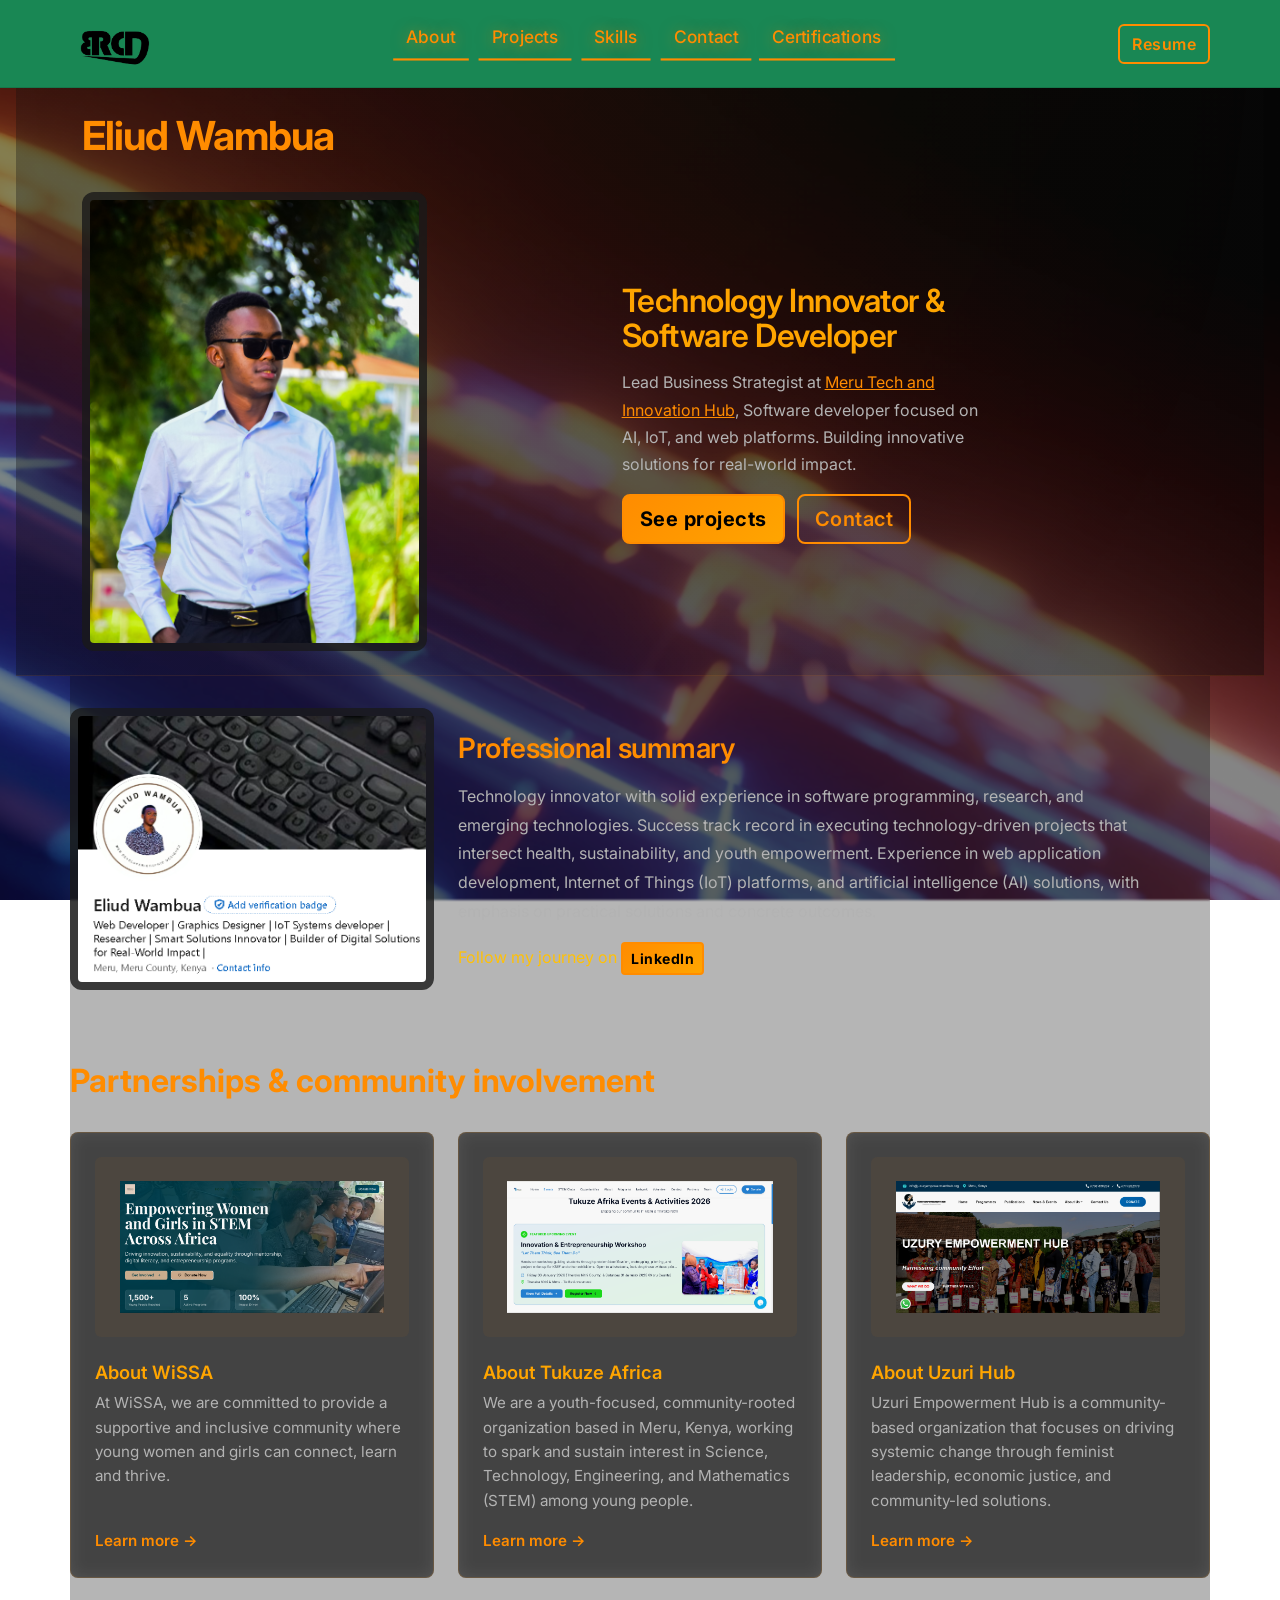
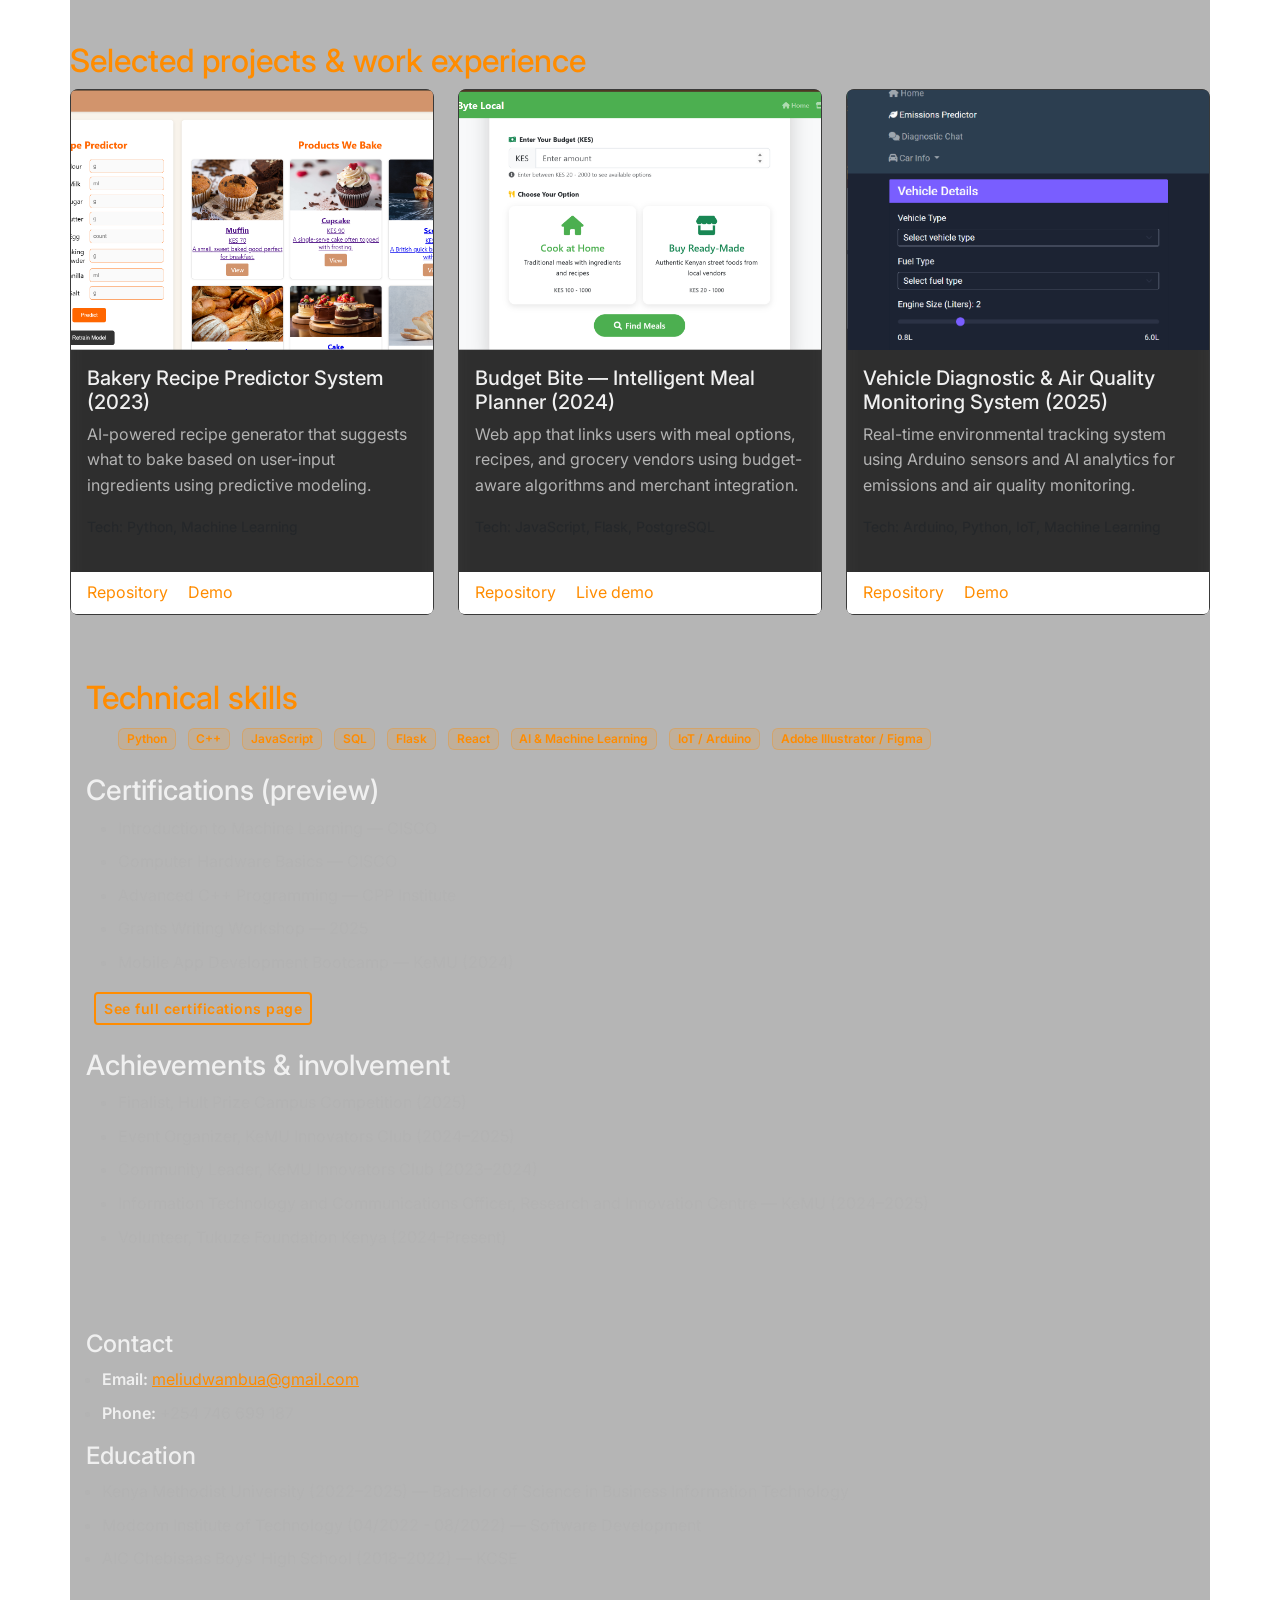
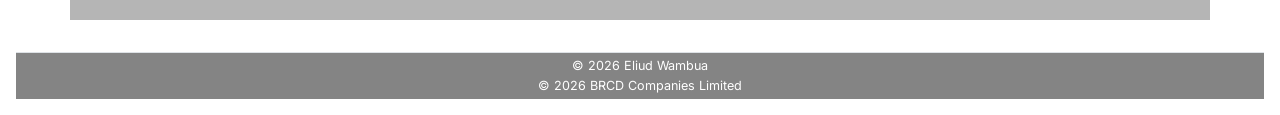
<file: index.html>
<!DOCTYPE html>
<html lang="en">
<head>
  <meta charset="UTF-8">
  <meta name="viewport" content="width=device-width, initial-scale=1.0">
  <meta name="description" content="Portfolio of Eliud Wambua — software developer, AI &amp; IoT enthusiast based in Nairobi, Kenya">
  <title>Eliud Wambua — Technology Innovator</title>
  <!-- Resource hints for faster CDN & font loading -->
  <link rel="preconnect" href="https://fonts.googleapis.com">
  <link rel="preconnect" href="https://fonts.gstatic.com" crossorigin>
  <link rel="preconnect" href="https://cdn.jsdelivr.net">
  <link href="https://fonts.googleapis.com/css2?family=Inter:wght@300;400;600;700&display=swap" rel="stylesheet">
  <link href="https://cdn.jsdelivr.net/npm/bootstrap@5.3.2/dist/css/bootstrap.min.css" rel="stylesheet">
  <link rel="stylesheet" href="styles.min.css">
</head>
<body>

  <header class="site-header">
    <div class="container nav-container">
      <a class="brand desktop-brand" href="index.html">
        <img src="assets/logo-removebg-preview.png" alt="Eliud Wambua logo" class="header-logo">
      </a>


      <nav id="primary-nav" class="primary-nav" aria-label="Main navigation">
        <ul>
          <li class="mobile-logo"><a href="#"><img src="assets/logo-removebg-preview.png" alt="Logo" class="header-logo"></a></li>
          <li class="about-item"><a href="#about">About</a></li>
          <li><a href="#projects">Projects</a></li>
          <li><a href="#skills">Skills</a></li>
          <li><a href="#contact">Contact</a></li>
          <li><a href="certifications.html">Certifications</a></li>
        </ul>
      </nav>

      <a class="btn resume desktop-resume" href="assets/resume.pdf" download>Resume</a>
    </div>
  </header>

  <main>
    <section class="hero">
      <div class="container">
        <h1>Eliud Wambua</h1>

        <div class="row gy-4">
          <div class="col-md-4">
            <div class="headshot-card">
              <img src="assets/headshot.jpg" alt="Eliud headshot" class="headshot-img">
            </div>
          </div>

          <div class="col-md-8">
            <h2 class="display-6">Technology Innovator &amp; Software Developer</h2>

            <p>Lead Business Strategist at <a href="https://merutechhub.co.ke/">Meru Tech and Innovation Hub</a>, Software developer focused on AI, IoT, and web platforms. Building innovative solutions for real-world impact.</p>

            <p>
              <a href="#projects" class="btn btn-primary btn-lg me-2">See projects</a>
              <a href="#contact" class="btn btn-outline-primary btn-lg">Contact</a>
            </p>
          </div>
        </div>
      </div>
    </section>

    <section id="about" class="about container">
      <div class="row gy-4">
        <div class="col-md-4">
          <div class="headshot-card mx-auto">
            <img src="assets/linkedin.png" alt="Eliud Wambua headshot" class="headshot-img">
          </div>
        </div>

        <div class="col-md-8">
          <h3>Professional summary</h3>
          <p>Technology innovator with solid experience in software programming, research, and emerging technologies. Success track record in executing technology-driven projects that intersect health, sustainability, and youth empowerment. Experience in web application development, Internet of Things (IoT) platforms, and artificial intelligence (AI) solutions, with emphasis on practical solutions and concrete outcomes.</p>
            <p class="mt-3 text-warning medium">Follow my journey on  <a href="https://www.linkedin.com/in/eliud-wambua-3421b9317" class="btn btn-primary btn-sm" target="_blank" rel="noopener noreferrer">LinkedIn</a></p>
            
        </div>
      </div>
    </section>

    <section id="partners" class="partners container">
      <h2>Partnerships &amp; community involvement</h2>
      <div class="row gy-4">
        <div class="col-md-6 col-lg-4">
          <div class="partner-card">
            <div class="partner-logo">
              <a href="https://wissafrica.org/" target="_blank" rel="noopener noreferrer" title="Wissa Kenya">
                <img src="assets/partners/wissa.png" alt="Wissa Kenya" class="img-fluid">
              </a>
            </div>
            <h3>About WiSSA</h3>
            <p>At WiSSA, we are committed to provide a supportive and inclusive community where young women and girls can connect, learn and thrive.</p>
            <a href="https://wissafrica.org/" class="partner-link" target="_blank" rel="noopener noreferrer">Learn more →</a>
          </div>
        </div>

        <div class="col-md-6 col-lg-4">
          <div class="partner-card">
            <div class="partner-logo">
              <a href="https://tukuzeafrika.org/" target="_blank" rel="noopener noreferrer" title="Tukuze Africa">
                <img src="assets/partners/tukuzeafrica.png" alt="Tukuze Africa" class="img-fluid">
              </a>
            </div>
            <h3>About Tukuze Africa</h3>
            <p>We are a youth-focused, community-rooted organization based in Meru, Kenya, working to spark and sustain interest in Science, Technology, Engineering, and Mathematics (STEM) among young people.</p>
            <a href="https://tukuzeafrika.org/" class="partner-link" target="_blank" rel="noopener noreferrer">Learn more →</a>
          </div>
        </div>

        <div class="col-md-6 col-lg-4">
          <div class="partner-card">
            <div class="partner-logo">
              <a href="https://uzuryempowermenthub.org/" target="_blank" rel="noopener noreferrer" title="Uzuri Hub">
                <img src="assets/partners/uzurihub.png" alt="Uzuri Hub" class="img-fluid">
              </a>
            </div>
            <h3>About Uzuri Hub</h3>
            <p>Uzuri Empowerment Hub is a community-based organization that focuses on driving systemic change through feminist leadership, economic justice, and community-led solutions.</p>
            <a href="https://uzuryempowermenthub.org/" class="partner-link" target="_blank" rel="noopener noreferrer">Learn more →</a>
          </div>
        </div>
      </div>
    </section>

    <section id="projects" class="projects container">
      <h2>Selected projects &amp; work experience</h2>
      <div class="row g-4">
        <div class="col-md-6 col-lg-4">
          <div class="card h-100">
            <img src="assets/projects/backery.png" class="card-img-top" alt="Bakery Recipe Predictor">
            <div class="card-body d-flex flex-column">
              <h5 class="card-title">Bakery Recipe Predictor System (2023)</h5>
              <p class="card-text">AI-powered recipe generator that suggests what to bake based on user-input ingredients using predictive modeling.</p>
              <p class="mt-auto"><small class="text-muted">Tech: Python, Machine Learning</small></p>
            </div>
            <div class="card-footer bg-white border-0">
              <a href="#" class="card-link">Repository</a>
              <a href="#" class="card-link">Demo</a>
            </div>
          </div>
        </div>

        <div class="col-md-6 col-lg-4">
          <div class="card h-100">
            <img src="assets/projects/budgetbyte.png" class="card-img-top" alt="Budget Bite">
            <div class="card-body d-flex flex-column">
              <h5 class="card-title">Budget Bite — Intelligent Meal Planner (2024)</h5>
              <p class="card-text">Web app that links users with meal options, recipes, and grocery vendors using budget-aware algorithms and merchant integration.</p>
              <p class="mt-auto"><small class="text-muted">Tech: JavaScript, Flask, PostgreSQL</small></p>
            </div>
            <div class="card-footer bg-white border-0">
              <a href="#" class="card-link">Repository</a>
              <a href="#" class="card-link">Live demo</a>
            </div>
          </div>
        </div>

        <div class="col-md-6 col-lg-4">
          <div class="card h-100">
            <img src="assets/events/image.png" class="card-img-top" alt="Vehicle Diagnostic">
            <div class="card-body d-flex flex-column">
              <h5 class="card-title">Vehicle Diagnostic &amp; Air Quality Monitoring System (2025)</h5>
              <p class="card-text">Real-time environmental tracking system using Arduino sensors and AI analytics for emissions and air quality monitoring.</p>
              <p class="mt-auto"><small class="text-muted">Tech: Arduino, Python, IoT, Machine Learning</small></p>
            </div>
            <div class="card-footer bg-white border-0">
              <a href="#" class="card-link">Repository</a>
              <a href="#" class="card-link">Demo</a>
            </div>
          </div>
        </div>
      </div>
    </section>

    <section id="skills" class="skills container">
      <h2 class="ps-3">Technical skills</h2>
      <div class="mb-3 ps-5">
        <span class="badge me-2 mb-2">Python</span>
        <span class="badge me-2 mb-2">C++</span>
        <span class="badge me-2 mb-2">JavaScript</span>
        <span class="badge me-2 mb-2">SQL</span>
        <span class="badge me-2 mb-2">Flask</span>
        <span class="badge me-2 mb-2">React</span>
        <span class="badge me-2 mb-2">AI &amp; Machine Learning</span>
        <span class="badge me-2 mb-2">IoT / Arduino</span>
        <span class="badge me-2 mb-2">Adobe Illustrator / Figma</span>
      </div>

      <div id="certifications-preview" class="mb-4">
        <h3 class="ps-3">Certifications (preview)</h3>
        <ul class="ps-5">
          <li>Introduction to Machine Learning — CISCO</li>
          <li>Computer Hardware Basics — CISCO</li>
          <li>Advanced C++ Programming — CPP Institute</li>
          <li>Grants Writing Workshop — 2025</li>
          <li>Mobile App Development Bootcamp — KeMU (2024)</li>
        </ul>
        <p class="ps-4"><a href="certifications.html" class="btn btn-sm btn-outline-primary">See full certifications page</a></p>
      </div>

      <div class="achievements ps-3">
        <h3>Achievements &amp; involvement</h3>
        <ul>
          <li>Finalist, Hult Prize Campus Competition (2025)</li>
          <li>Event Organizer, KeMU Innovators Club (2024–2025)</li>
          <li>Community Leader, KeMU Innovators Club (2023–2024)</li>
          <li>Information Technology and Communications Officer, Research and Innovation Centre — KeMU (2024–2025)</li>
          <li>Volunteer, Tukuze Foundation Kenya (2024–Present)</li>
        </ul>
      </div>
    </section>

    <section class="contact container" id="contact">
     <h4 class="ps-3">Contact</h4>
          <ul>
            <li><strong>Email:</strong> <a href="mailto:meliudwambua@gmail.com">meliudwambua@gmail.com</a></li>
            <li><strong>Phone:</strong> +254 746 699 187</li>
          </ul>

          <h4 class="ps-3">Education</h4>
          <ul>
            <li>Kenya Methodist University (2022–2025) — Bachelor of Science in Business Information Technology</li>
            <li>Modcom Institute of Technology (04/2022 - 08/2022) — Software Development</li>
            <li>AIC Chebisaas Boys' High School (2018–2022) — KCSE</li>
          </ul>
  </main>

  <footer class="site-footer border-top">
    <div class="container text-center">
      <p class="text-white small mb-0">&copy; <span id="year"></span> Eliud Wambua</p>
      <p class="text-white small mb-0">&copy; <span id="year2"></span> BRCD Companies Limited</p>
    </div>
  </footer>

  <script src="https://cdn.jsdelivr.net/npm/bootstrap@5.3.2/dist/js/bootstrap.bundle.min.js"></script>
  <script src="script.min.js"></script>
</body>
</html>
</file>
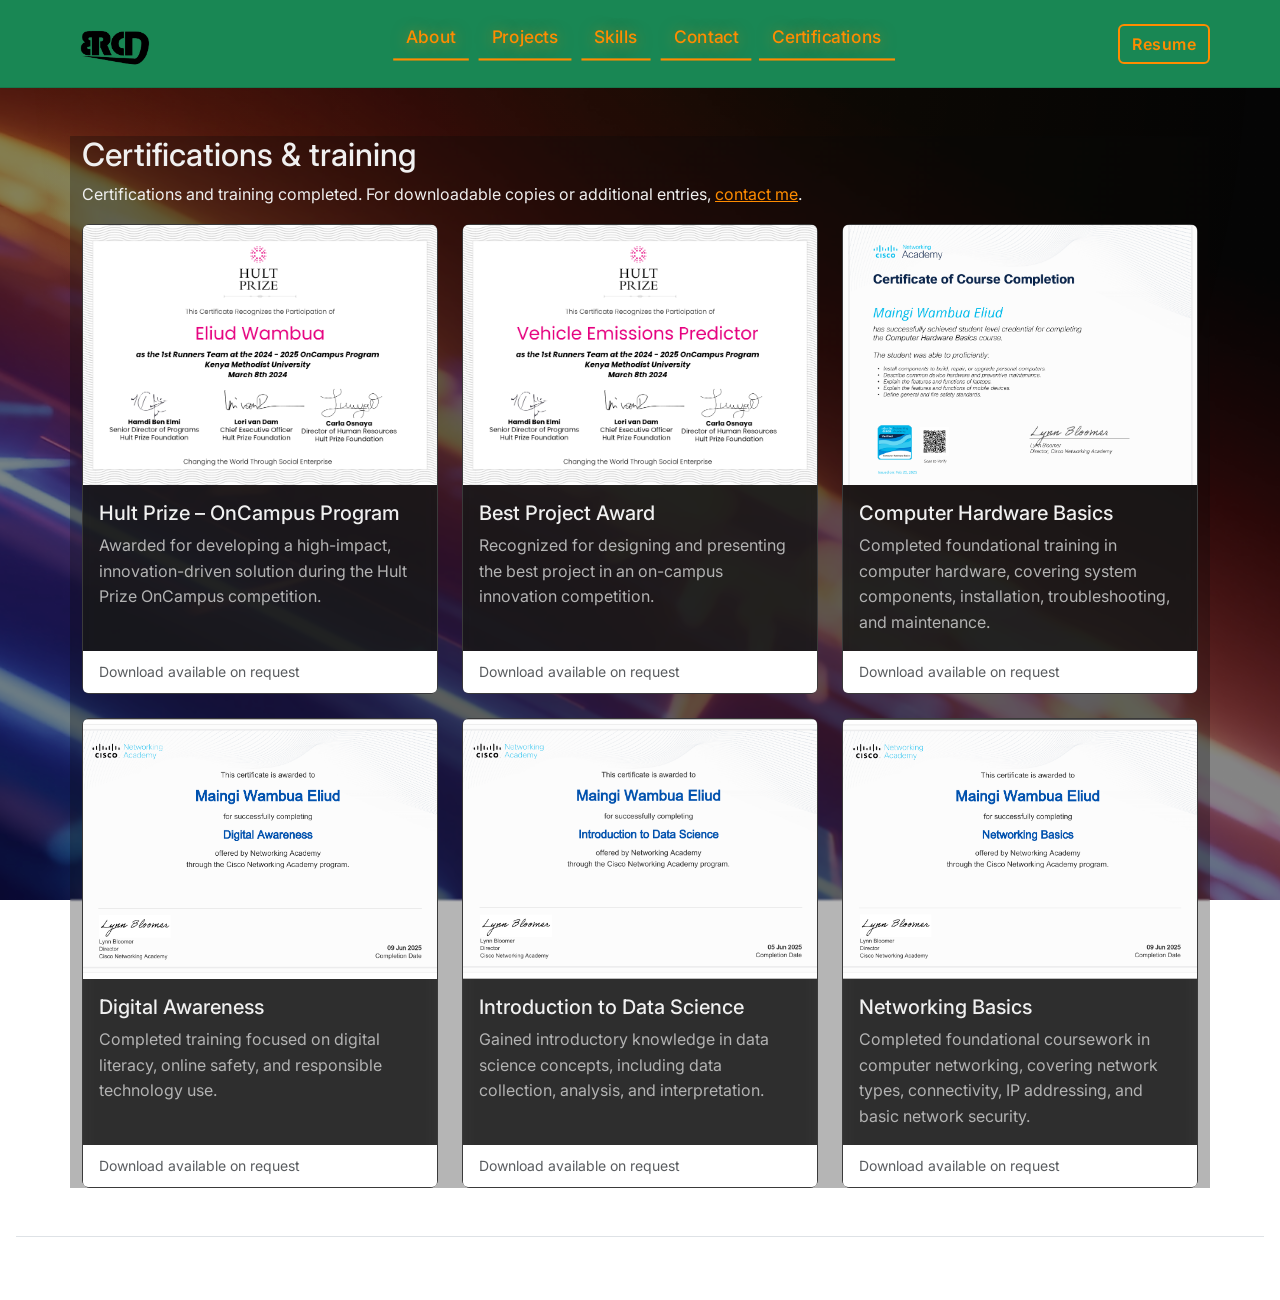
<file: certifications.html>
<!DOCTYPE html>
<html lang="en">
<head>
  <meta charset="UTF-8">
  <meta name="viewport" content="width=device-width, initial-scale=1.0">
  <meta name="description" content="Certifications and professional training of Eliud Wambua — technology innovator in Nairobi, Kenya">
  <title>Certifications — Eliud Wambua</title>
  <!-- Resource hints for faster CDN & font loading -->
  <link rel="preconnect" href="https://fonts.googleapis.com">
  <link rel="preconnect" href="https://fonts.gstatic.com" crossorigin>
  <link rel="preconnect" href="https://cdn.jsdelivr.net">
  <link href="https://fonts.googleapis.com/css2?family=Inter:wght@300;400;600;700&display=swap" rel="stylesheet">
  <link href="https://cdn.jsdelivr.net/npm/bootstrap@5.3.2/dist/css/bootstrap.min.css" rel="stylesheet">
  <link rel="stylesheet" href="styles.min.css">
</head>
<body>
  <header class="site-header">
    <div class="container nav-container">
      <a class="brand desktop-brand" href="index.html">
        <img src="assets/logo-removebg-preview.png" alt="Eliud Wambua logo" class="header-logo">
      </a>


      <nav id="primary-nav" class="primary-nav" aria-label="Main navigation">
        <ul>
          <li class="mobile-logo"><a href="index.html"><img src="assets/logo-removebg-preview.png" alt="Logo" class="header-logo"></a></li>
          <li class="about-item"><a href="index.html#about">About</a></li>
          <li><a href="index.html#projects">Projects</a></li>
          <li><a href="index.html#skills">Skills</a></li>
          <li><a href="index.html#contact">Contact</a></li>
          <li><a class="active" href="certifications.html">Certifications</a></li>
        </ul>
      </nav>

      <a class="btn resume desktop-resume" href="assets/resume.pdf" download>Resume</a>
    </div>
  </header>

  <main>
    <section class="container my-5">
      <h2>Certifications &amp; training</h2>
      <p>Certifications and training completed. For downloadable copies or additional entries, <a href="mailto:meliudwambua@gmail.com">contact me</a>.</p>

      <div class="row g-4">
        <div class="col-md-6 col-lg-4">
          <div class="card h-100">
            <img src="assets/certificates/hult1.png" class="card-img-top" alt="Hult Prize OnCampus Program">
            <div class="card-body d-flex flex-column">
              <h5 class="card-title">Hult Prize – OnCampus Program</h5>
              <p class="card-text">Awarded for developing a high-impact, innovation-driven solution during the Hult Prize OnCampus competition.</p>
            </div>
            <div class="card-footer bg-white border-0">
              <small class="text-muted">Download available on request</small>
            </div>
          </div>
        </div>

        <div class="col-md-6 col-lg-4">
          <div class="card h-100">
            <img src="assets/certificates/hultg.png" class="card-img-top" alt="Best Project Award">
            <div class="card-body d-flex flex-column">
              <h5 class="card-title">Best Project Award</h5>
              <p class="card-text">Recognized for designing and presenting the best project in an on-campus innovation competition.</p>
            </div>
            <div class="card-footer bg-white border-0">
              <small class="text-muted">Download available on request</small>
            </div>
          </div>
        </div>

        <div class="col-md-6 col-lg-4">
          <div class="card h-100">
            <img src="assets/certificates/ciscoH.png" class="card-img-top" alt="Computer Hardware Basics — CISCO">
            <div class="card-body d-flex flex-column">
              <h5 class="card-title">Computer Hardware Basics</h5>
              <p class="card-text">Completed foundational training in computer hardware, covering system components, installation, troubleshooting, and maintenance.</p>
            </div>
            <div class="card-footer bg-white border-0">
              <small class="text-muted">Download available on request</small>
            </div>
          </div>
        </div>

        <div class="col-md-6 col-lg-4">
          <div class="card h-100">
            <img src="assets/certificates/ciscoDA.png" class="card-img-top" alt="Digital Awareness — CISCO">
            <div class="card-body d-flex flex-column">
              <h5 class="card-title">Digital Awareness</h5>
              <p class="card-text">Completed training focused on digital literacy, online safety, and responsible technology use.</p>
            </div>
            <div class="card-footer bg-white border-0">
              <small class="text-muted">Download available on request</small>
            </div>
          </div>
        </div>

        <div class="col-md-6 col-lg-4">
          <div class="card h-100">
            <img src="assets/certificates/cisco_ds.png" class="card-img-top" alt="Introduction to Data Science — CISCO">
            <div class="card-body d-flex flex-column">
              <h5 class="card-title">Introduction to Data Science</h5>
              <p class="card-text">Gained introductory knowledge in data science concepts, including data collection, analysis, and interpretation.</p>
            </div>
            <div class="card-footer bg-white border-0">
              <small class="text-muted">Download available on request</small>
            </div>
          </div>
        </div>

        <div class="col-md-6 col-lg-4">
          <div class="card h-100">
            <img src="assets/certificates/CISCOnb.png" class="card-img-top" alt="Networking Basics — CISCO">
            <div class="card-body d-flex flex-column">
              <h5 class="card-title">Networking Basics</h5>
              <p class="card-text">Completed foundational coursework in computer networking, covering network types, connectivity, IP addressing, and basic network security.</p>
            </div>
            <div class="card-footer bg-white border-0">
              <small class="text-muted">Download available on request</small>
            </div>
          </div>
        </div>
      </div>
    </section>
  </main>

  <footer class="site-footer bg-transparent border-top mt-5">
    <div class="container text-center">
      <p class="text-white small mb-0">&copy; <span id="year"></span> Eliud Wambua</p>
      <p class="text-white small mb-0">&copy; <span id="year2"></span> BRCD Companies Limited</p>
    </div>
  </footer>

  <script src="https://cdn.jsdelivr.net/npm/bootstrap@5.3.2/dist/js/bootstrap.bundle.min.js"></script>
  <script src="script.min.js"></script>
</body>
</html>
</file>
<file: styles.min.css>
﻿:root{--bg:#1a1a1a;--bg-secondary:#2a2a2a;--text:#f0f0f0;--text-muted:#b3b3b3;--border:#3a3a3a;--header-height:88px;--accent:#ff8c00;--accent-light:#ffa500;--radius:8px;--spacing-xs:0.25rem;--spacing-sm:0.5rem;--spacing-md:1rem;--spacing-lg:1.5rem;--spacing-xl:2rem}*{box-sizing:border-box}body{font-family:Inter,"Segoe UI",system-ui,Arial,sans-serif;margin:0;background:url('assets/videos/abg1.png') center/cover fixed no-repeat;color:var(--text);line-height:1.6;padding:var(--header-height) var(--spacing-md) var(--spacing-md) var(--spacing-md);scroll-behavior:smooth;position:relative;overflow-x:hidden}body::before{content:"";position:fixed;inset:0;background:linear-gradient(rgba(10,10,10,0.5),rgba(10,10,10,0.5));z-index:-1;pointer-events:none}body::after{content:"";position:fixed;inset:0;background:radial-gradient(ellipse at top,rgba(255,140,0,0.05) 0%,transparent 70%);z-index:-1;pointer-events:none}main{position:relative;z-index:1}section{background:rgba(10,10,10,0.3);backdrop-filter:blur(1px);transition:opacity 0.4s ease,background-color 0.3s ease}section.hero{background:linear-gradient(120deg,rgba(26,26,26,0.2) 0%,rgba(10,10,10,0.3) 100%),linear-gradient(rgba(0,0,0,0.15),rgba(0,0,0,0.15));padding:1.5rem 0;border-bottom:1px solid rgba(255,140,0,0.1)}.hero h1{color:var(--accent);font-size:clamp(1.5rem,4vw,2.5rem);letter-spacing:-1px;margin-bottom:var(--spacing-xl);font-weight:700}.hero h2,.hero .display-6{color:var(--accent-light);margin-top:0;font-weight:600;letter-spacing:-0.5px}.hero .row{display:grid;grid-template-columns:1fr 1.2fr;gap:var(--spacing-xl);align-items:center}.hero .col-md-4{display:flex;align-items:center;justify-content:center;height:100%}.hero .col-md-8{padding-left:var(--spacing-md)}.hero .display-6{font-size:clamp(1.25rem,2.6vw,2rem);line-height:1.1;margin:0 0 var(--spacing-md) 0}.hero p{color:var(--text-muted);margin-bottom:var(--spacing-md);line-height:1.7}.btn{transition:all 0.3s cubic-bezier(0.34,1.56,0.64,1);position:relative;z-index:0;font-weight:600;letter-spacing:0.5px;border:2px solid transparent}.btn::before{content:"";position:absolute;inset:0;border-radius:inherit;background:radial-gradient(circle at 30% 30%,rgba(255,140,0,0.15) 0%,rgba(255,140,0,0) 80%);opacity:0;transition:opacity 0.3s ease;z-index:-1}.btn::after{content:"";position:absolute;inset:0;border-radius:inherit;box-shadow:0 0 0 rgba(255,140,0,0);transition:box-shadow 0.3s cubic-bezier(0.34,1.56,0.64,1);z-index:-1}.btn:hover::before,.btn:focus::before{opacity:1}.btn:hover::after,.btn:focus::after{box-shadow:0 12px 40px rgba(255,140,0,0.2),0 4px 20px rgba(255,140,0,0.12),inset 0 0 20px rgba(255,140,0,0.05)}.btn:hover,.btn:focus{transform:translateY(-3px);color:#fff}.btn-primary{background:linear-gradient(135deg,var(--accent) 0%,var(--accent-light) 100%);border-color:var(--accent);color:#000;font-weight:700}.btn-primary:hover,.btn-primary:focus{background:linear-gradient(135deg,var(--accent-light) 0%,var(--accent) 100%);color:#000;box-shadow:0 15px 50px rgba(255,140,0,0.3)}.btn-outline-primary{border:2px solid var(--accent);color:var(--accent);background:transparent}.btn-outline-primary:hover,.btn-outline-primary:focus{background:rgba(255,140,0,0.1);border-color:var(--accent-light);color:var(--accent-light);box-shadow:0 12px 40px rgba(255,140,0,0.15)}.card{border-radius:var(--radius);background:rgba(26,26,26,0.8);backdrop-filter:blur(8px);border:1px solid var(--border);color:var(--text);transition:all 0.3s ease}.card:hover{border-color:rgba(255,140,0,0.3);box-shadow:0 8px 24px rgba(255,140,0,0.08)}.card-img-top{object-fit:cover;height:200px;transition:filter 0.4s ease}.card-title{color:var(--text)}.card-text{color:var(--text-muted)}.card-link{color:var(--accent);text-decoration:none}.headshot-card{background:transparent;padding:0;overflow:visible;display:inline-block;max-width:100%;border:none;transition:transform 0.18s ease}.hero .headshot-card{width:100%}.headshot-card:focus-within{outline:2px solid rgba(255,140,0,0.3);outline-offset:3px}.headshot-card:hover,.headshot-card:focus-within{transform:translateY(-6px)}.headshot-img{display:block;width:100%;height:auto;max-height:60%;object-fit:contain;border-radius:12px;background:rgba(26,26,26,0.8);padding:8px;transition:transform 0.3s ease,box-shadow 0.3s ease}.headshot-img:hover{transform:scale(1.05);box-shadow:0 0 20px rgba(255,250,0,0.4),inset 0 0 10px rgba(255,140,0,0.2)}.hero .headshot-img{width:240%}.site-header{position:fixed;top:0;left:0;right:0;height:var(--header-height);z-index:10300;background-color:#198754 !important;color:#fff;border-bottom:1px solid rgba(0,0,0,0.12);backdrop-filter:blur(10px);transition:border-color 0.3s ease,box-shadow 0.3s ease;animation:slideDownHeader 0.5s ease forwards;overflow:hidden}.site-header .container{display:flex;align-items:center;justify-content:space-between;height:100%}.nav-container{display:flex;flex-wrap:wrap;align-items:center;justify-content:space-between;gap:var(--spacing-sm);padding:0;width:100%}.brand{display:flex;flex-direction:row;gap:var(--spacing-sm);align-items:center;text-decoration:none;color:inherit;transition:opacity 0.3s ease}.brand:hover{opacity:0.8}.header-logo{height:56px;width:auto;display:inline-block;object-fit:contain;transition:transform 0.3s ease}.header-logo:hover{transform:scale(1.05)}.primary-nav ul{display:flex;gap:var(--spacing-md);list-style:none;margin:0;padding:0;align-items:center}.primary-nav a{color:#e8e8e8;text-decoration:none;padding:0.5rem 0.75rem;border-radius:6px;position:relative;transition:all 0.3s cubic-bezier(0.34,1.56,0.64,1);font-weight:500;background:transparent;display:inline-block}.primary-nav a::after{content:"";position:absolute;bottom:0;left:0;width:0;height:2px;background:var(--accent);transition:width 0.3s cubic-bezier(0.34,1.56,0.64,1)}.primary-nav a.active,.primary-nav a:hover{background:transparent;color:#ff8c00;transform:scale(1.08) translateY(-2px);text-shadow:0 2px 15px rgba(255,140,0,0.6)}.primary-nav a.active::after,.primary-nav a:hover::after{width:100%}.mobile-logo{display:none}.mobile-logo a::after{display:none !important}.mobile-logo a:hover{background:transparent !important}.resume{border-color:#ff8c00;color:#ff8c00}.site-footer{padding:calc(var(--spacing-xl) * 0.1) 0;text-align:center;font-size:0.9rem;color:var(--text-muted);border-top:1px solid rgba(255,140,0,0.1);transition:border-color 0.3s ease;margin-top:var(--spacing-xl);background:rgba(10,10,10,0.5)}.reveal{opacity:0;transform:translateY(20px);transition:opacity 0.6s ease-out,transform 0.6s ease-out}.reveal.active{opacity:1;transform:translateY(0)}@keyframes slideDownHeader{from{transform:translateY(-100%)}to{transform:translateY(0)}}@keyframes fadeInUp{from{opacity:0;transform:translateY(20px)}to{opacity:1;transform:translateY(0)}}.fade-in-up{animation:fadeInUp 0.6s cubic-bezier(0.34,1.56,0.64,1) forwards}@keyframes slideDown{from{opacity:0;transform:translateY(-10px)}to{opacity:1;transform:translateY(0)}}.primary-nav.open{animation:slideDown 0.3s ease-out}.hidden{display:none}.about{padding:var(--spacing-xl) 0}.about p{max-width:70ch;color:var(--text-muted);line-height:1.8}.about h3,.about h4{color:var(--accent);font-weight:600;letter-spacing:-0.5px;margin-top:var(--spacing-lg);margin-bottom:var(--spacing-md)}.projects,.skills,.contact,.partners{padding:var(--spacing-xl) 0}.projects h2,.skills h2,.contact h2,.partners h2{color:var(--accent)}.partners h2{font-weight:700;margin-bottom:var(--spacing-xl);font-size:clamp(1.5rem,2.5vw,2.2rem)}a{color:var(--accent);transition:color 0.3s ease}a:hover{color:var(--accent-light)}ul,ol{color:var(--text-muted)}ul li,ol li{margin-bottom:0.5rem;transition:color 0.3s ease}ul li:hover,ol li:hover{color:var(--text)}strong{color:var(--text);font-weight:600}.badge{font-weight:600;background:rgba(255,140,0,0.15);color:var(--accent);border:1px solid rgba(255,140,0,0.3);transition:all 0.3s ease}.badge:hover{background:rgba(255,140,0,0.25);border-color:rgba(255,140,0,0.5)}.partner-card{background:rgba(26,26,26,0.6);backdrop-filter:blur(8px);border:1px solid rgba(255,140,0,0.15);border-radius:var(--radius);padding:var(--spacing-lg);height:100%;display:flex;flex-direction:column;transition:all 0.3s cubic-bezier(0.34,1.56,0.64,1);position:relative;overflow:hidden}.partner-card::before{content:"";position:absolute;top:0;left:0;right:0;height:2px;background:linear-gradient(90deg,transparent,rgba(255,140,0,0.6),transparent);opacity:0;transition:opacity 0.3s ease}.partner-card:hover{border-color:rgba(255,140,0,0.4);background:rgba(26,26,26,0.8);transform:translateY(-6px);box-shadow:0 12px 40px rgba(255,140,0,0.12),inset 0 0 20px rgba(255,140,0,0.02)}.partner-card:hover::before{opacity:1}.partner-logo{height:180px;display:flex;align-items:center;justify-content:center;margin-bottom:var(--spacing-lg);padding:var(--spacing-md);background:rgba(255,140,0,0.05);border-radius:calc(var(--radius) - 2px);transition:background 0.3s ease}.partner-card:hover .partner-logo{background:rgba(255,140,0,0.1)}.partner-logo a{display:flex;align-items:center;justify-content:center;width:100%;height:100%;text-decoration:none;transition:transform 0.3s ease}.partner-logo a:hover{transform:scale(1.05)}.partner-logo img{width:100%;height:100%;object-fit:contain;filter:brightness(0.95) contrast(1.05);transition:filter 0.3s ease;padding:0.5rem}.partner-card:hover .partner-logo img{filter:brightness(1.1) contrast(1.1) drop-shadow(0 0 8px rgba(255,140,0,0.2))}.partner-card h3{color:var(--accent-light);font-weight:600;margin:0 0 var(--spacing-sm) 0;font-size:1.15rem;transition:color 0.3s ease}.partner-card:hover h3{color:var(--accent)}.partner-card p{color:var(--text-muted);font-size:0.95rem;line-height:1.6;margin:0 0 var(--spacing-md) 0;flex-grow:1}.partner-link{color:var(--accent);text-decoration:none;font-weight:600;font-size:0.95rem;transition:all 0.3s ease;display:inline-block}.partner-link:hover{color:var(--accent-light);transform:translateX(4px)}@media (max-width:767px){.hero{padding:1rem 0}.hero .display-6{font-size:1.35rem}.hero .row{grid-template-columns:1fr;gap:var(--spacing-lg)}.hero .col-md-4{order:-1}.hero .col-md-8{padding-left:0}.hero .headshot-card{max-width:100%}.hero .headshot-img{width:60%}.headshot-card:hover{transform:translateY(-8px)}.card-img-top{height:160px}.nav-container{flex-wrap:nowrap;justify-content:space-between;align-items:center;overflow-x:auto;-webkit-overflow-scrolling:touch;gap:0;padding:0 0.25rem}.desktop-brand{display:none}.mobile-logo{display:block}.about-item{display:none}.primary-nav{flex:1}.primary-nav ul{flex-wrap:nowrap;justify-content:flex-start;align-items:center;gap:0.15rem;margin:0}.primary-nav a{font-size:0.75rem;padding:0.25rem 0.3rem;white-space:nowrap}.primary-nav a::after{display:none !important}.header-logo{height:32px;margin-bottom:-4px}.resume{font-size:0.75rem;padding:0.25rem 0.4rem;white-space:nowrap;margin-left:0.25rem}}@media (min-width:1200px){.hero{padding:2rem 0}.card-img-top{height:260px}}@media (min-width:1600px){.container{max-width:1400px}.hero h1{font-size:clamp(2rem,5vw,3rem)}}
</file>
